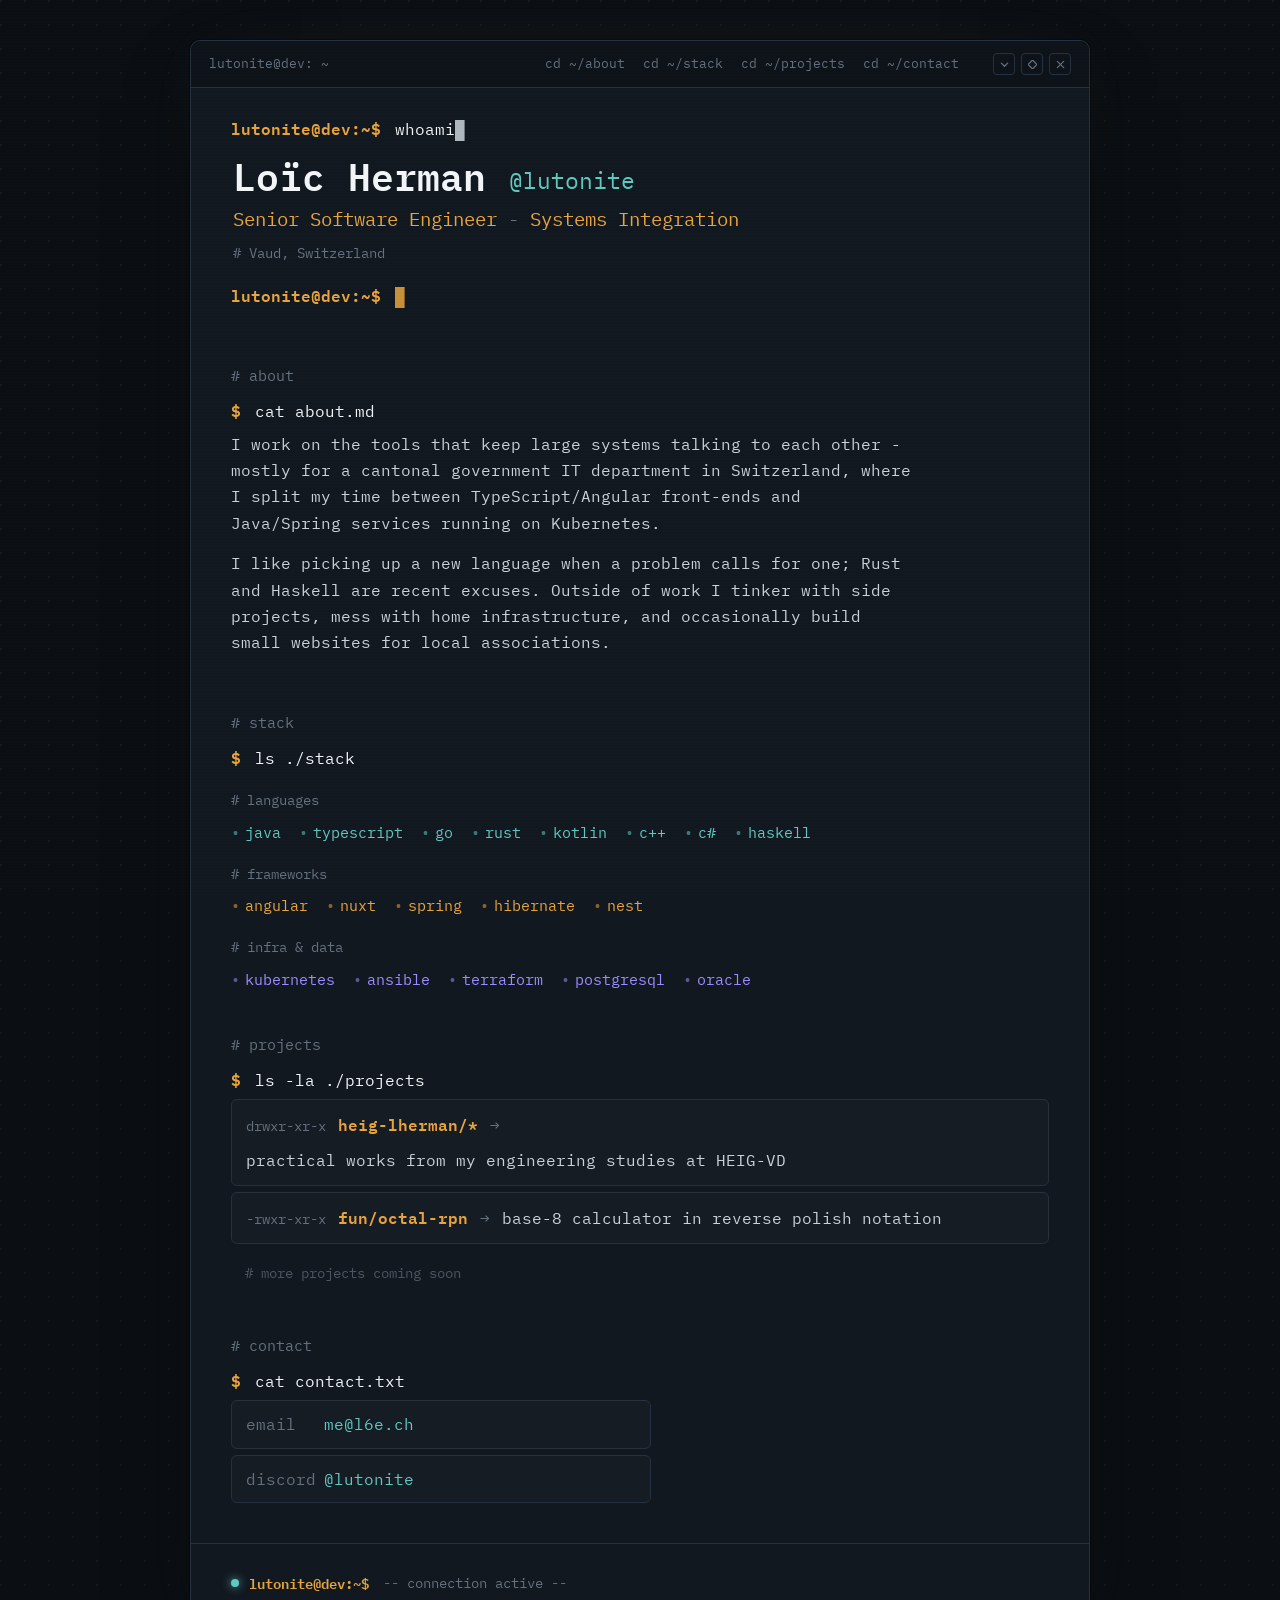
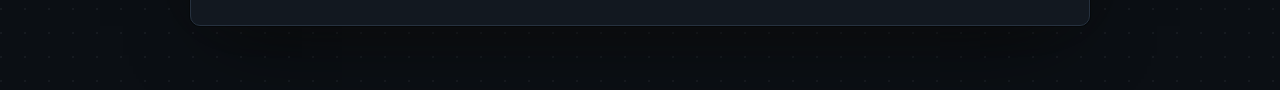
<file: index.html>
<!DOCTYPE html>
<html lang="en">
<head>
	<meta charset="UTF-8">
	<meta name="viewport" content="width=device-width, initial-scale=1.0">
	<title>Loïc Herman (@lutonite) - Senior Software Engineer</title>
	<meta name="description" content="Loïc Herman - senior software engineer working on systems integration tools. Java, TypeScript, Go, Rust, Kubernetes, and more.">

	<meta property="og:title" content="Loïc Herman (@lutonite)">
	<meta property="og:description" content="Senior software engineer working on systems integration tools.">
	<meta property="og:type" content="website">
	<meta property="og:url" content="https://lutonite.dev">

	<link rel="icon" href="data:image/svg+xml,%3Csvg xmlns='http://www.w3.org/2000/svg' viewBox='0 0 100 100'%3E%3Crect width='100' height='100' rx='18' fill='%230b0f14'/%3E%3Ctext x='50' y='66' font-family='monospace' font-size='46' font-weight='700' fill='%23e8a33d' text-anchor='middle'%3E%3E_%3C/text%3E%3C/svg%3E">

	<link rel="preconnect" href="https://fonts.googleapis.com">
	<link rel="preconnect" href="https://fonts.gstatic.com" crossorigin>
	<link href="https://fonts.googleapis.com/css2?family=IBM+Plex+Mono:ital,wght@0,300;0,400;0,500;0,600;0,700;1,400&display=swap" rel="stylesheet">

	<link rel="stylesheet" href="assets/css/style.css">
</head>
<body>

	<div class="crt-overlay" aria-hidden="true"></div>

	<div class="window">

		<header class="chrome">
			<div class="chrome-title">lutonite@dev:&nbsp;~</div>
			<nav class="chrome-nav" aria-label="Sections">
				<a href="#about">cd ~/about</a>
				<a href="#stack">cd ~/stack</a>
				<a href="#projects">cd ~/projects</a>
				<a href="#contact">cd ~/contact</a>
			</nav>
			<div class="chrome-controls" aria-hidden="true">
				<span class="win-btn win-min">
					<svg viewBox="0 0 10 10"><polyline points="1.5,3.5 5,7 8.5,3.5"/></svg>
				</span>
				<span class="win-btn win-max">
					<svg viewBox="0 0 10 10"><rect x="1.5" y="1.5" width="7" height="7" transform="rotate(45 5 5)"/></svg>
				</span>
				<a href="https://l6e.ch/yes.html" style="border: none; text-decoration: none;" target="_blank" rel="noopener noreferrer">
					<span class="win-btn win-close">
						<svg viewBox="0 0 10 10"><line x1="1.5" y1="1.5" x2="8.5" y2="8.5"/><line x1="8.5" y1="1.5" x2="1.5" y2="8.5"/></svg>
					</span>
				</a>
			</div>
		</header>

		<main class="term-body">

			<section class="hero" id="hero" aria-label="Introduction">
				<p class="line">
					<span class="prompt">lutonite@dev:~$</span>
					<span class="cmd" id="hero-cmd"></span><span class="caret" id="hero-caret">&#9608;</span>
				</p>
				<div class="hero-output" id="hero-output">
					<p class="out-name">Loïc Herman <span class="handle">@lutonite</span></p>
					<p class="out-role">Senior Software Engineer <span class="dim">-</span> Systems Integration</p>
					<p class="out-loc dim"># Vaud, Switzerland</p>
				</div>
				<p class="line hero-next">
					<span class="prompt">lutonite@dev:~$</span>
					<span class="caret caret-static">&#9608;</span>
				</p>
			</section>

			<section class="block" id="about" aria-labelledby="about-label">
				<p class="comment" id="about-label"># about</p>
				<p class="line"><span class="prompt">$</span> <span class="cmd-static">cat about.md</span></p>
				<div class="prose">
					<p>I work on the tools that keep large systems talking to each other - mostly for a cantonal government IT department in Switzerland, where I split my time between TypeScript/Angular front-ends and Java/Spring services running on Kubernetes.</p>
					<p>I like picking up a new language when a problem calls for one; Rust and Haskell are recent excuses. Outside of work I tinker with side projects, mess with home infrastructure, and occasionally build small websites for local associations.</p>
				</div>
			</section>

			<section class="block" id="stack" aria-labelledby="stack-label">
				<p class="comment" id="stack-label"># stack</p>
				<p class="line"><span class="prompt">$</span> <span class="cmd-static">ls ./stack</span></p>

				<div class="listing">
					<p class="comment sub"># languages</p>
					<ul class="tokens tokens-lang">
						<li>java</li><li>typescript</li><li>go</li><li>rust</li><li>kotlin</li><li>c++</li><li>c#</li><li>haskell</li>
					</ul>

					<p class="comment sub"># frameworks</p>
					<ul class="tokens tokens-fw">
						<li>angular</li><li>nuxt</li><li>spring</li><li>hibernate</li><li>nest</li>
					</ul>

					<p class="comment sub"># infra &amp; data</p>
					<ul class="tokens tokens-infra">
						<li>kubernetes</li><li>ansible</li><li>terraform</li><li>postgresql</li><li>oracle</li>
					</ul>
				</div>
			</section>

			<section class="block" id="projects" aria-labelledby="projects-label">
				<p class="comment" id="projects-label"># projects</p>
				<p class="line"><span class="prompt">$</span> <span class="cmd-static">ls -la ./projects</span></p>

				<div class="listing">
					<a class="project-row" href="https://github.com/heig-lherman" target="_blank" rel="noopener noreferrer">
						<span class="perms">drwxr-xr-x</span>
						<span class="proj-name">heig-lherman/*</span>
						<span class="arrow">&rarr;</span>
						<span class="proj-desc">practical works from my engineering studies at HEIG-VD</span>
					</a>
					<a class="project-row" href="https://lutonite.dev/fun/octal-rpn" target="_blank" rel="noopener noreferrer">
						<span class="perms">-rwxr-xr-x</span>
						<span class="proj-name">fun/octal-rpn</span>
						<span class="arrow">&rarr;</span>
						<span class="proj-desc">base-8 calculator in reverse polish notation</span>
					</a>
					<p class="comment sub project-more"># more projects coming soon</p>
				</div>
			</section>

			<section class="block" id="contact" aria-labelledby="contact-label">
				<p class="comment" id="contact-label"># contact</p>
				<p class="line"><span class="prompt">$</span> <span class="cmd-static">cat contact.txt</span></p>

				<div class="listing contact-listing">
					<button class="contact-row" type="button" data-copy="me@l6e.ch">
						<span class="key">email</span>
						<span class="val">me@l6e.ch</span>
						<span class="copy-hint" aria-hidden="true">copy</span>
					</button>
					<button class="contact-row" type="button" data-copy="@lutonite">
						<span class="key">discord</span>
						<span class="val">@lutonite</span>
						<span class="copy-hint" aria-hidden="true">copy</span>
					</button>
				</div>
			</section>

		</main>

		<footer class="term-footer">
			<span class="status-dot" aria-hidden="true"></span>
			<span class="prompt">lutonite@dev:~$</span>
			<span class="dim">-- connection active --</span>
		</footer>

	</div>

	<div class="toast" id="toast" role="status" aria-live="polite"></div>

	<script src="assets/js/main.js"></script>
</body>
</html>
</file>
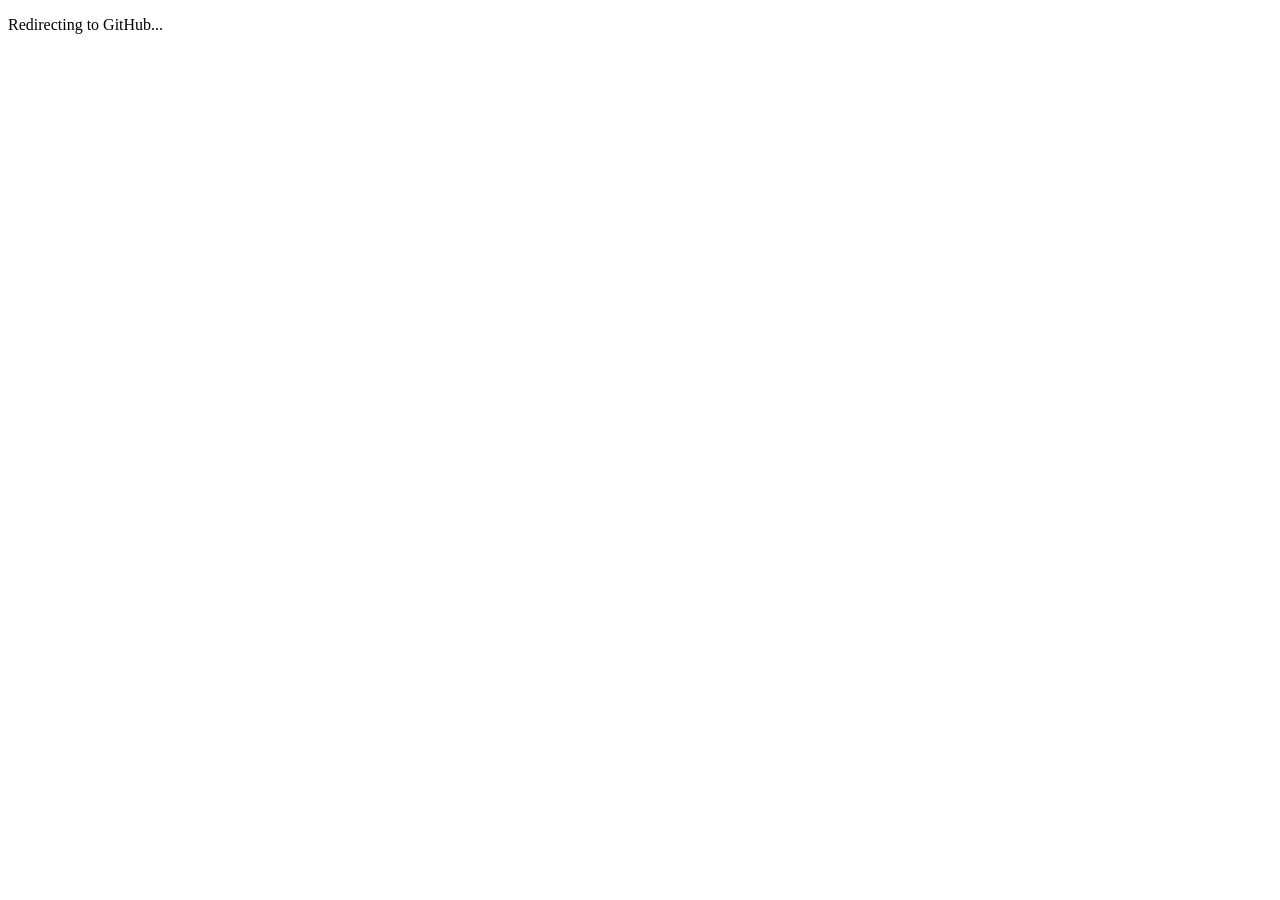
<file: gaps-cli.html>
<!DOCTYPE html>
<html lang="en">
	<head>
		<title>lutonite.dev - go package redirection</title>
		<meta name="go-import" content="lutonite.dev/gaps-cli git https://github.com/heig-lherman/gaps-cli">
		<meta name="go-source" content="lutonite.dev/gaps-cli https://github.com/heig-lherman/gaps-cli https://github.com/heig-lherman/gaps-cli/tree/master{/dir} https://github.com/heig-lherman/gaps-cli/blob/master{/dir}/{file}#L{line}">
		<meta http-equiv="refresh" content="7; url='https://github.com/heig-lherman/gaps-cli'" />
	</head>
	<body>
		<p>Redirecting to GitHub...</p>
	</body>
</html>
</file>
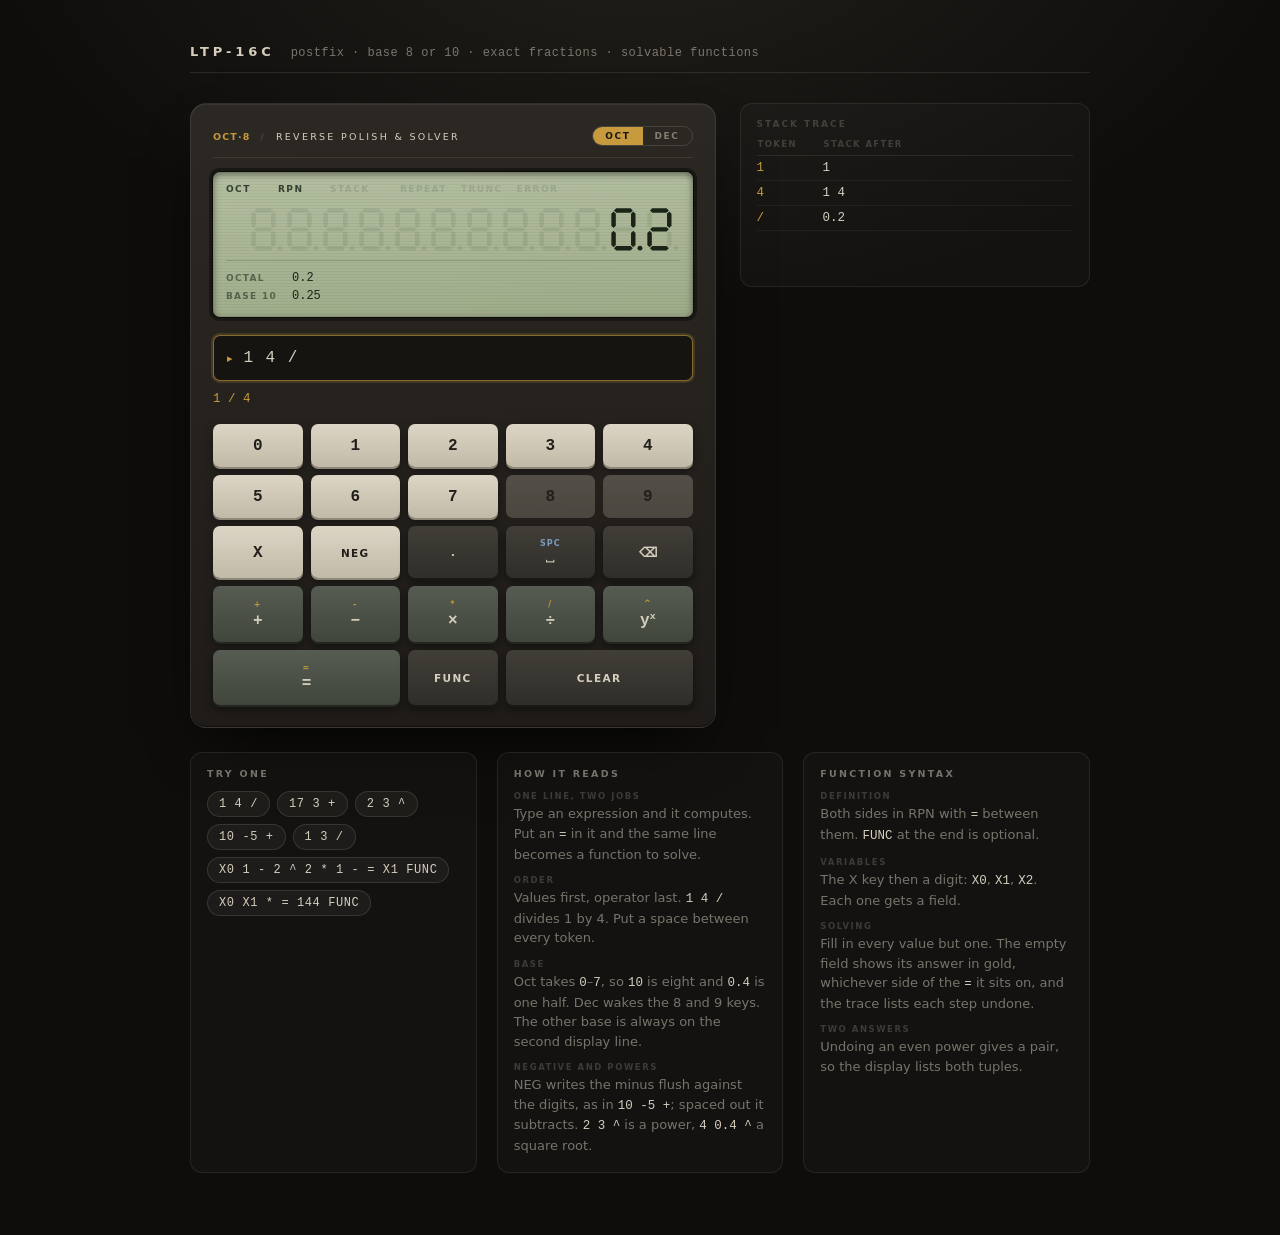
<file: fun/octal-rpn.html>
<!DOCTYPE html>
<html lang="en">
<head>
<meta charset="utf-8">
<meta name="viewport" content="width=device-width, initial-scale=1">
<title>LTP-16C - a base-8 and base-10 postfix calculator and solver</title>
<link rel="icon" type="image/svg+xml" href="data:image/svg+xml,%3Csvg%20xmlns='http://www.w3.org/2000/svg'%20viewBox='0%200%2064%2064'%3E%3Crect%20width='64'%20height='64'%20rx='14'%20fill='%23191713'/%3E%3Crect%20x='3'%20y='3'%20width='58'%20height='58'%20rx='11'%20fill='%23A9B595'/%3E%3Cg%20fill='%231B2417'%3E%3Cpolygon%20points='21.75,8.75,33.25,8.75,36.5,12,33.25,15.25,21.75,15.25,18.5,12'/%3E%3Cpolygon%20points='36.5,14.5,39.75,17.75,39.75,28.25,36.5,31.5,33.25,28.25,33.25,17.75'/%3E%3Cpolygon%20points='36.5,34.5,39.75,37.75,39.75,48.25,36.5,51.5,33.25,48.25,33.25,37.75'/%3E%3C/g%3E%3Ccircle%20cx='45.5'%20cy='51.5'%20r='3.25'%20fill='%23C79A3E'/%3E%3C/svg%3E">
<style>
  :root{
    --shell:#2C2924;
    --shell-2:#1E1B18;
    --bone:#D5CEBD;
    --bone-dim:rgba(213,206,189,.52);
    --bone-faint:rgba(213,206,189,.22);
    --seam:rgba(213,206,189,.10);
    --gold:#C79A3E;
    --blue:#7C9CBE;
    --lcd-a:#B4BFA1;
    --lcd-b:#9EAB89;
    --ink:#1B2417;
    --ink-off:rgba(27,36,23,.085);
    --ink-dim:rgba(27,36,23,.55);
    --rust:#7A3220;
    --line:18px;
    --mono:ui-monospace,"SF Mono","Cascadia Mono","Roboto Mono",Menlo,Consolas,monospace;
    --sans:"Helvetica Neue",Inter,system-ui,-apple-system,Segoe UI,sans-serif;
  }

  *{box-sizing:border-box}
  html,body{margin:0;padding:0}

  body{
    min-height:100vh;
    background:
      radial-gradient(1100px 700px at 50% -10%, #23201C 0%, #0E0D0B 62%),
      #0E0D0B;
    color:var(--bone);
    font-family:var(--sans);
    -webkit-font-smoothing:antialiased;
    padding:clamp(16px,4vw,44px) clamp(12px,4vw,32px) 64px;
  }

  .masthead{
    max-width:900px;margin:0 auto clamp(18px,3vw,30px);
    display:flex;flex-wrap:wrap;align-items:baseline;gap:6px 16px;
    border-bottom:1px solid rgba(213,206,189,.12);padding-bottom:12px;
  }
  .masthead h1{margin:0;font-size:13px;font-weight:700;letter-spacing:.30em;text-transform:uppercase}
  .masthead p{margin:0;font-family:var(--mono);font-size:12px;color:var(--bone-dim);letter-spacing:.04em}

  /* ---------- one instrument ---------- */
  .workspace{
    max-width:900px;margin:0 auto;
    display:grid;grid-template-columns:minmax(0,1.5fr) minmax(0,1fr);
    gap:24px;align-items:start;
  }
  .device{
    min-width:0;
    background:linear-gradient(178deg,var(--shell) 0%,var(--shell-2) 100%);
    border:1px solid var(--seam);
    border-radius:16px;
    padding:clamp(14px,3vw,22px);
    box-shadow:
      0 1px 0 rgba(255,255,255,.06) inset,
      0 -1px 0 rgba(0,0,0,.5) inset,
      0 28px 60px -26px #000;
  }

  .nameplate{
    display:flex;align-items:center;gap:10px;
    padding-bottom:11px;margin-bottom:14px;
    border-bottom:1px solid var(--seam);
    font-size:9.5px;letter-spacing:.24em;text-transform:uppercase;
  }
  .nameplate .mark{color:var(--gold);letter-spacing:.12em;font-weight:700}
  .nameplate .sep{color:var(--bone-faint)}

  .toggle{
    margin-left:auto;display:flex;
    border:1px solid rgba(213,206,189,.16);border-radius:999px;overflow:hidden;
  }
  .toggle button{
    appearance:none;border:0;cursor:pointer;background:transparent;
    color:var(--bone-dim);font-family:var(--sans);
    font-size:9px;font-weight:700;letter-spacing:.18em;text-transform:uppercase;
    padding:4px 12px;
  }
  .toggle button.on{background:var(--gold);color:#1A1713}
  .toggle button:focus-visible{outline:2px solid var(--gold);outline-offset:-2px}

  /* ---------- display: every band a fixed height ---------- */
  .lcd{
    position:relative;overflow:hidden;
    background:linear-gradient(178deg,var(--lcd-a),var(--lcd-b));
    border-radius:7px;
    padding:11px 13px 12px;
    box-shadow:
      0 2px 7px rgba(0,0,0,.5) inset,
      0 0 0 1px rgba(0,0,0,.55),
      0 0 0 4px #191713;
  }
  .lcd::after{
    content:"";position:absolute;inset:0;pointer-events:none;
    background:repeating-linear-gradient(180deg,rgba(27,36,23,.05) 0 1px,transparent 1px 3px);
  }

  .ann{
    display:flex;flex-wrap:nowrap;overflow:hidden;
    height:12px;align-items:center;
    gap:clamp(7px,2.2vw,14px);
    font-size:clamp(7.5px,2.1vw,9px);font-weight:700;letter-spacing:.16em;
    color:var(--ink);
  }
  .ann span{opacity:.13;white-space:nowrap;transition:opacity .1s}
  .ann span.on{opacity:.82}
  .ann span.warn.on{color:var(--rust);opacity:1}
  #ann-base,#ann-mode{min-width:38px}
  #ann-count{min-width:56px}

  .readout{display:flex;align-items:flex-end;gap:12px;height:48px;margin:9px 0 8px}
  .ctx{
    flex:0 0 auto;padding-bottom:7px;
    font-family:var(--mono);font-size:13px;letter-spacing:.06em;
    color:var(--ink-dim);white-space:nowrap;
  }
  .cells{flex:1;min-width:0;display:flex;justify-content:flex-end;align-items:flex-end;gap:2px}
  .cell{flex:1 1 0;min-width:0;max-width:34px}
  .cell svg{display:block;width:100%;height:auto}
  .cell .seg,.cell .dp{fill:var(--ink-off)}
  .cell .seg.lit,.cell .dp.lit{fill:var(--ink)}

  .notes{border-top:1px solid rgba(27,36,23,.18);padding-top:8px}
  .note{
    display:flex;gap:10px;align-items:baseline;
    height:var(--line);font-family:var(--mono);font-size:12px;color:var(--ink);
  }
  .note b{
    flex:0 0 56px;font-weight:700;font-size:9px;letter-spacing:.14em;
    text-transform:uppercase;color:var(--ink-dim);font-family:var(--sans);
  }
  .note span{
    flex:1;min-width:0;line-height:var(--line);
    white-space:nowrap;overflow:hidden;text-overflow:ellipsis;
  }
  .note.fault span{color:var(--rust);font-weight:700}

  /* ---------- the one entry line ---------- */
  .entry{margin:18px 0 0}
  .slot{
    display:flex;align-items:center;gap:9px;
    background:#161411;border:1px solid rgba(0,0,0,.6);
    border-radius:7px;padding:12px 13px;
    box-shadow:0 1px 0 rgba(255,255,255,.05);
  }
  .slot::before{content:"\25B8";color:var(--gold);font-size:11px}
  .slot:focus-within{border-color:rgba(199,154,62,.65);box-shadow:0 0 0 2px rgba(199,154,62,.18)}
  .slot input{
    flex:1;min-width:0;border:0;background:transparent;outline:none;
    color:var(--bone);font-family:var(--mono);font-size:16px;letter-spacing:.09em;
    caret-color:var(--gold);
  }
  .slot input::placeholder{color:rgba(213,206,189,.28);letter-spacing:.06em}

  .reads{
    margin:9px 0 0;height:var(--line);line-height:var(--line);
    font-family:var(--mono);font-size:12.5px;color:var(--gold);
    white-space:nowrap;overflow:hidden;text-overflow:ellipsis;
  }

  /* ---------- decks ---------- */
  .decks{
    margin-top:16px;
  }
  @media(max-width:760px){
    .workspace{grid-template-columns:minmax(0,1fr)}
  }

  .keypad{display:grid;grid-template-columns:repeat(5,1fr);gap:8px;align-content:start}
  .key{
    appearance:none;border:0;cursor:pointer;
    border-radius:7px;padding:13px 3px 12px;
    font-family:var(--mono);font-size:16px;font-weight:600;
    background:linear-gradient(180deg,#DCD5C5,#C2BAA8);
    color:#221F1B;
    box-shadow:0 2px 0 #8F8878,0 4px 8px rgba(0,0,0,.4);
    transition:transform .05s,box-shadow .05s,opacity .12s;
  }
  .key:not([disabled]):active{transform:translateY(2px);box-shadow:0 0 0 #8F8878,0 2px 5px rgba(0,0,0,.4)}
  .key:focus-visible{outline:2px solid var(--gold);outline-offset:2px}
  .key.op{
    background:linear-gradient(180deg,#565C51,#41463C);color:var(--bone);
    box-shadow:0 2px 0 #24271F,0 4px 8px rgba(0,0,0,.45);
  }
  .key.op:not([disabled]):active{box-shadow:0 0 0 #24271F,0 2px 5px rgba(0,0,0,.45)}
  .key.util{
    background:linear-gradient(180deg,#413E38,#302E29);color:var(--bone);
    font-size:13px;box-shadow:0 2px 0 #1B1916,0 4px 8px rgba(0,0,0,.45);
  }
  .key.util:not([disabled]):active{box-shadow:0 0 0 #1B1916,0 2px 5px rgba(0,0,0,.45)}
  .key[disabled]{cursor:default;opacity:.26;box-shadow:0 1px 0 rgba(0,0,0,.35)}
  .key .tag{
    display:block;font-family:var(--sans);font-size:8px;font-weight:700;
    letter-spacing:.14em;color:var(--gold);margin-bottom:3px;
  }
  .key.util .tag{color:var(--blue)}
  .key.name{font-family:var(--sans);font-size:10.5px;font-weight:700;letter-spacing:.13em;text-transform:uppercase}
  .key sup{font-size:.62em}
  .key.span2{grid-column:span 2}

  /* ---------- panel ---------- */
  .panel{
    display:flex;flex-direction:column;min-height:0;
    background:rgba(255,255,255,.022);
    border:1px solid var(--seam);
    border-radius:12px;padding:15px 16px 16px;
  }
  @media(max-width:760px){ .panel{min-height:360px} }
  .panel h2{
    margin:0 0 9px;font-size:9px;font-weight:700;
    letter-spacing:.22em;text-transform:uppercase;color:var(--bone-faint);
  }
  .values{margin-bottom:14px;padding-bottom:13px;border-bottom:1px solid var(--seam)}
  .values[hidden]{display:none}
  .vars{display:grid;grid-template-columns:repeat(auto-fit,minmax(118px,1fr));gap:10px}
  .var span{
    display:block;font-family:var(--mono);font-size:11px;letter-spacing:.12em;
    color:var(--bone-dim);margin-bottom:5px;
  }
  .var input{
    width:100%;border:1px solid rgba(0,0,0,.6);border-radius:7px;
    background:#161411;padding:9px 11px;outline:none;
    color:var(--bone);font-family:var(--mono);font-size:15px;letter-spacing:.08em;
    caret-color:var(--gold);
  }
  .var input::placeholder{color:rgba(213,206,189,.22)}
  .var input:focus{border-color:rgba(199,154,62,.65);box-shadow:0 0 0 2px rgba(199,154,62,.18)}
  .var.solved input{border-color:rgba(199,154,62,.3)}
  .var.solved input::placeholder{color:var(--gold);opacity:1}

  .tape{flex:1;display:flex;flex-direction:column;min-height:0}
  .tape-body{
    flex:1;min-height:132px;overflow-y:auto;
    scrollbar-width:thin;scrollbar-color:rgba(213,206,189,.2) transparent;
  }
  .trace{width:100%;border-collapse:collapse;font-family:var(--mono);font-size:12.5px}
  .trace th{
    text-align:left;font-family:var(--sans);font-size:8.5px;font-weight:700;
    letter-spacing:.16em;text-transform:uppercase;color:var(--bone-faint);
    padding-bottom:6px;border-bottom:1px solid var(--seam);
    position:sticky;top:0;
  }
  .trace td{padding:5px 0;border-bottom:1px solid rgba(213,206,189,.06);vertical-align:top}
  .trace td:first-child{width:66px;color:var(--gold);white-space:nowrap;padding-right:10px}
  .trace td:last-child{color:var(--bone);word-break:break-all}
  .trace tr.bad td:first-child{color:#C86B4E}
  .trace tr.pend td,.trace tr.head td{color:var(--bone-faint)}
  .empty{font-family:var(--mono);font-size:12px;color:var(--bone-faint);margin:0}

  /* ---------- cards ---------- */
  .cards{
    max-width:900px;margin:24px auto 0;
    display:grid;grid-template-columns:repeat(auto-fit,minmax(252px,1fr));gap:20px;
  }
  .card{
    background:rgba(255,255,255,.022);
    border:1px solid var(--seam);
    border-radius:12px;padding:15px 16px 16px;
  }
  .card h2{
    margin:0 0 12px;font-size:9.5px;font-weight:700;
    letter-spacing:.24em;text-transform:uppercase;color:var(--bone-dim);
  }
  .chips{display:flex;flex-wrap:wrap;gap:7px}
  .chip{
    appearance:none;cursor:pointer;
    font-family:var(--mono);font-size:12px;letter-spacing:.05em;
    color:var(--bone);background:rgba(213,206,189,.06);
    border:1px solid rgba(213,206,189,.14);border-radius:999px;padding:5px 11px;
  }
  .chip:hover{border-color:rgba(199,154,62,.6);color:#EFE7D4}
  .chip:focus-visible{outline:2px solid var(--gold);outline-offset:2px}
  .rules{margin:0;display:grid;gap:11px}
  .rules div{display:grid;gap:3px}
  .rules dt{font-size:8.5px;font-weight:700;letter-spacing:.18em;text-transform:uppercase;color:var(--bone-faint)}
  .rules dd{margin:0;font-size:13px;line-height:1.5;color:var(--bone-dim)}
  .rules code{font-family:var(--mono);color:var(--bone);font-size:12.5px}

  .sr{position:absolute;width:1px;height:1px;overflow:hidden;clip:rect(0 0 0 0);white-space:nowrap}

  @media(prefers-reduced-motion:reduce){*{transition:none!important;animation:none!important}}
</style>
</head>
<body>

<header class="masthead">
  <h1>LTP-16C</h1>
  <p>postfix &middot; base 8 or 10 &middot; exact fractions &middot; solvable functions</p>
</header>

<div class="workspace">
<main class="device" aria-label="RPN calculator and function solver">

  <div class="nameplate">
    <span class="mark">OCT&middot;8</span>
    <span class="sep">/</span>
    <span>Reverse Polish &amp; Solver</span>
    <div class="toggle" id="base-toggle" role="group" aria-label="Number base">
      <button type="button" class="on" data-base="8">Oct</button>
      <button type="button" data-base="10">Dec</button>
    </div>
  </div>

  <div class="lcd">
    <div class="ann" aria-hidden="true">
      <span id="ann-base" class="on">OCT</span>
      <span id="ann-mode" class="on">RPN</span>
      <span id="ann-count">STACK</span>
      <span id="ann-rep">REPEAT</span>
      <span id="ann-trunc">TRUNC</span>
      <span id="ann-err" class="warn">ERROR</span>
    </div>

    <div class="readout">
      <span class="ctx" id="ctx" aria-hidden="true"></span>
      <div class="cells" id="cells" aria-hidden="true"></div>
    </div>

    <div class="notes">
      <p class="sr" id="spoken" aria-live="polite"></p>
      <div class="note" id="note-a"><b>Octal</b><span>0</span></div>
      <div class="note" id="note-b"><b>Base 10</b><span>0</span></div>
    </div>
  </div>

  <div class="entry">
    <span class="slot">
      <input id="entry" type="text" inputmode="text" autocomplete="off"
             autocapitalize="characters" spellcheck="false"
             placeholder="1 4 /   or   X0 1 - 2 ^ 2 * 1 - = X1 FUNC"
             aria-label="Expression or function definition">
    </span>
    <p class="reads" id="reads"></p>
  </div>

  <div class="decks">

    <div class="keypad" id="keypad">
      <button class="key" data-ins="0">0</button>
      <button class="key" data-ins="1">1</button>
      <button class="key" data-ins="2">2</button>
      <button class="key" data-ins="3">3</button>
      <button class="key" data-ins="4">4</button>
      <button class="key" data-ins="5">5</button>
      <button class="key" data-ins="6">6</button>
      <button class="key" data-ins="7">7</button>
      <button class="key" data-ins="8" data-dec>8</button>
      <button class="key" data-ins="9" data-dec>9</button>
      <button class="key" data-ins="X" data-main aria-label="Variable">X</button>
      <button class="key name" data-act="neg" aria-label="Change the sign of this value">NEG</button>
      <button class="key util" data-ins=".">.</button>
      <button class="key util" data-ins=" " data-main aria-label="Space"><span class="tag">SPC</span>&#9141;</button>
      <button class="key util" data-act="back" aria-label="Delete one character">&#9003;</button>
      <button class="key op" data-ins="+" data-main aria-label="Add"><span class="tag">+</span>&plus;</button>
      <button class="key op" data-ins="-" data-main aria-label="Subtract"><span class="tag">-</span>&minus;</button>
      <button class="key op" data-ins="*" data-main aria-label="Multiply"><span class="tag">*</span>&times;</button>
      <button class="key op" data-ins="/" data-main aria-label="Divide"><span class="tag">/</span>&divide;</button>
      <button class="key op" data-ins="^" data-main aria-label="Raise to a power"><span class="tag">^</span>y<sup>x</sup></button>
      <button class="key op span2" data-ins="=" data-main aria-label="Make this a function"><span class="tag">=</span>&equals;</button>
      <button class="key util name" data-ins="FUNC" data-main>Func</button>
      <button class="key util name span2" data-act="clear">Clear</button>
    </div>

  </div>
</main>

<section class="panel" aria-label="Working">
  <div class="values" id="values" hidden>
    <h2>Values</h2>
    <div class="vars" id="vars"></div>
  </div>
  <div class="tape">
    <h2 id="tape-title">Stack trace</h2>
    <div class="tape-body" id="trace-wrap">
      <p class="empty">Type an expression to watch the stack build.</p>
    </div>
  </div>
</section>
</div>

<div class="cards">
  <section class="card">
    <h2>Try one</h2>
    <div class="chips" id="chips">
      <button class="chip">1 4 /</button>
      <button class="chip">17 3 +</button>
      <button class="chip">2 3 ^</button>
      <button class="chip">10 -5 +</button>
      <button class="chip">1 3 /</button>
      <button class="chip">X0 1 - 2 ^ 2 * 1 - = X1 FUNC</button>
      <button class="chip">X0 X1 * = 144 FUNC</button>
    </div>
  </section>

  <section class="card">
    <h2>How it reads</h2>
    <dl class="rules">
      <div>
        <dt>One line, two jobs</dt>
        <dd>Type an expression and it computes. Put an <code>=</code> in it and the same line becomes a function to solve.</dd>
      </div>
      <div>
        <dt>Order</dt>
        <dd>Values first, operator last. <code>1 4 /</code> divides 1 by 4. Put a space between every token.</dd>
      </div>
      <div>
        <dt>Base</dt>
        <dd>Oct takes <code>0</code>&ndash;<code>7</code>, so <code>10</code> is eight and <code>0.4</code> is one half. Dec wakes the 8 and 9 keys. The other base is always on the second display line.</dd>
      </div>
      <div>
        <dt>Negative and powers</dt>
        <dd>NEG writes the minus flush against the digits, as in <code>10 -5 +</code>; spaced out it subtracts. <code>2 3 ^</code> is a power, <code>4 0.4 ^</code> a square root.</dd>
      </div>
    </dl>
  </section>

  <section class="card">
    <h2>Function syntax</h2>
    <dl class="rules">
      <div>
        <dt>Definition</dt>
        <dd>Both sides in RPN with <code>=</code> between them. <code>FUNC</code> at the end is optional.</dd>
      </div>
      <div>
        <dt>Variables</dt>
        <dd>The X key then a digit: <code>X0</code>, <code>X1</code>, <code>X2</code>. Each one gets a field.</dd>
      </div>
      <div>
        <dt>Solving</dt>
        <dd>Fill in every value but one. The empty field shows its answer in gold, whichever side of the <code>=</code> it sits on, and the trace lists each step undone.</dd>
      </div>
      <div>
        <dt>Two answers</dt>
        <dd>Undoing an even power gives a pair, so the display lists both tuples.</dd>
      </div>
    </dl>
  </section>
</div>

<script>
/* ============================================================
   CORE - exact rational arithmetic
   ============================================================ */

class CalcError extends Error {}

function bgcd(a, b){ while (b) { const t = a % b; a = b; b = t; } return a < 0n ? -a : a; }

function rat(n, d){
  if (d === 0n) throw new CalcError("Can't divide by zero");
  if (d < 0n) { n = -n; d = -d; }
  const g = bgcd(n < 0n ? -n : n, d) || 1n;
  return { n: n / g, d: d / g };
}

const R = {
  add: (a, b) => rat(a.n * b.d + b.n * a.d, a.d * b.d),
  sub: (a, b) => rat(a.n * b.d - b.n * a.d, a.d * b.d),
  mul: (a, b) => rat(a.n * b.n, a.d * b.d),
  div: (a, b) => {
    if (b.n === 0n) throw new CalcError("Can't divide by zero");
    return rat(a.n * b.d, a.d * b.n);
  }
};

/* ---------- powers and exact roots ---------- */

const BITS = 20000;   // keeps a runaway exponent from locking the page up

function bits(n){ return (n < 0n ? -n : n).toString(2).length; }

function ipow(a, p){
  if (p < 0n) {
    if (a.n === 0n) throw new CalcError("Can't raise zero to a negative power");
    return ipow(rat(a.d, a.n), -p);
  }
  if (p > 10000n || (bits(a.n) + bits(a.d)) * Number(p) > BITS)
    throw new CalcError('That power is too big to work out exactly');
  return rat(a.n ** p, a.d ** p);
}

/* Whole part of the k-th root of a non-negative BigInt. */
function iroot(n, k){
  if (n < 2n) return n;
  let hi = 2n;
  while (hi ** k <= n) hi <<= 1n;
  let lo = hi >> 1n;
  while (lo < hi) {
    const mid = (lo + hi + 1n) >> 1n;
    if (mid ** k <= n) lo = mid; else hi = mid - 1n;
  }
  return lo;
}

/* Exact k-th root of a rational, or a fault. Principal root only. */
function nthRoot(v, k){
  if (k < 1n) throw new CalcError('That root is not something this can undo');
  if (k > 4096n) throw new CalcError('That root is too fine to work out exactly');
  const neg = v.n < 0n;
  if (neg && k % 2n === 0n) throw new CalcError('No even root of a negative value');
  const n = neg ? -v.n : v.n;
  const rn = iroot(n, k), rd = iroot(v.d, k);
  if (rn ** k !== n || rd ** k !== v.d) throw new CalcError('That root has no exact value');
  return rat(neg ? -rn : rn, rd);
}

function ratPow(a, b){
  if (b.d === 1n) return ipow(a, b.n);
  return nthRoot(ipow(a, b.n), b.d);   // a^(p/q) = the q-th root of a^p
}

const OPS = new Map([
  ['+', R.add], ['-', R.sub], ['*', R.mul], ['/', R.div], ['^', ratPow]
]);

/* ---------- reading numbers in a chosen base ---------- */

const RE_CACHE = new Map();
function numRe(base){
  const key = String(base);
  if (!RE_CACHE.has(key)) {
    const d = '0-' + (base - 1n);
    RE_CACHE.set(key, new RegExp('^[+-]?(?:[' + d + ']+(?:\\.[' + d + ']*)?|\\.[' + d + ']+)$'));
  }
  return RE_CACHE.get(key);
}

function digitsToBig(s, base){
  let v = 0n;
  for (const c of s) v = v * base + BigInt(c);
  return v;
}

function parseNum(tok, base){
  let s = tok, sign = 1n;
  if (s[0] === '+') s = s.slice(1);
  else if (s[0] === '-') { sign = -1n; s = s.slice(1); }
  const dot = s.indexOf('.');
  const ip = dot === -1 ? s : s.slice(0, dot);
  const fp = dot === -1 ? '' : s.slice(dot + 1);
  const den = base ** BigInt(fp.length);
  const num = digitsToBig(ip || '0', base) * den + digitsToBig(fp || '0', base);
  return rat(sign * num, den);
}

const VAR_RE = /^X\d+$/i;

function badToken(tok, base){
  if (base === 8n && /[89]/.test(tok)) return '8 and 9 are not octal digits: ' + tok;
  if (/^[+\-*/^]/.test(tok) && tok.length > 1) return 'Put a space around each operator: ' + tok;
  if (/^X/i.test(tok)) return 'Not a variable name: ' + tok + ' \u2014 use X and a number';
  return 'Not a value or an operator: ' + tok;
}

/* ---------- writing numbers out ---------- */

function expand(r, base, maxDigits){
  const neg = r.n < 0n;
  const n = neg ? -r.n : r.n, d = r.d;
  const ip = (n / d).toString(Number(base));
  let rem = n % d;
  const digits = [], seen = new Map();
  let cycle = -1, truncated = false;
  while (rem !== 0n) {
    if (seen.has(rem)) { cycle = seen.get(rem); break; }
    if (digits.length >= maxDigits) { truncated = true; break; }
    seen.set(rem, digits.length);
    rem *= base;
    digits.push((rem / d).toString(Number(base)));
    rem %= d;
  }
  return { neg, ip, digits, cycle, truncated };
}

/* Exact notation: 0.(25) repeats forever, 0.1234… was cut short. */
function notate(e){
  const out = (e.neg ? '-' : '') + e.ip;
  if (!e.digits.length) return out;
  if (e.cycle >= 0)
    return out + '.' + e.digits.slice(0, e.cycle).join('') + '(' + e.digits.slice(e.cycle).join('') + ')';
  return out + '.' + e.digits.join('') + (e.truncated ? '\u2026' : '');
}

/* Flat digit run for the seven-segment display. A repeating tail is rolled
   out to `fill` digits, the way a real readout would just keep going. */
function plain(e, fill){
  let frac = e.digits.join('');
  if (fill && e.cycle >= 0) {
    const loop = frac.slice(e.cycle);
    while (frac.length < fill) frac += loop;
    frac = frac.slice(0, fill);
  }
  return (e.neg ? '-' : '') + e.ip + (frac ? '.' + frac : '');
}

const show = (r, base, digits) => notate(expand(r, base, digits || 12));

/* ============================================================
   EXPRESSIONS - a stack machine that keeps both the running
   value and the tree that produced it
   ============================================================ */

function evaluate(src, base){
  const tokens = src.trim().split(/\s+/).filter(Boolean);
  const stack = [];
  const steps = [];
  for (let i = 0; i < tokens.length; i++) {
    const tok = tokens[i];
    const last = i === tokens.length - 1;
    try {
      if (OPS.has(tok)) {
        /* A trailing sign with nothing to work on isn't subtraction gone
           wrong - it's a value being keyed in. Hold, don't fault. */
        if (stack.length < 2 && last && (tok === '-' || tok === '+')) {
          steps.push({ tok, pending: true });
          return { stack, steps, error: null, pending: 'Sign set. Key in the digits.' };
        }
        if (stack.length < 2)
          throw new CalcError(tok + ' needs two values, found ' + stack.length);
        const b = stack.pop(), a = stack.pop();
        stack.push({
          v: OPS.get(tok)(a.v, b.v),
          node: { k: 'op', op: tok, a: a.node, b: b.node }
        });
      } else if (numRe(base).test(tok)) {
        const v = parseNum(tok, base);
        stack.push({ v, node: { k: 'num', v } });
      } else if (VAR_RE.test(tok)) {
        throw new CalcError(tok.toUpperCase() + ' needs an = to be solved for');
      } else {
        throw new CalcError(badToken(tok, base));
      }
    } catch (err) {
      if (!(err instanceof CalcError)) throw err;
      steps.push({ tok, bad: true });
      return { stack, steps, error: err.message };
    }
    steps.push({ tok, stack: stack.map(e => e.v) });
  }
  return { stack, steps, error: null };
}

/* ============================================================
   FUNCTIONS - the same tokens, built into a tree so it can be
   walked backwards as well as forwards
   ============================================================ */

function splitDefinition(src){
  let toks = src.trim().split(/\s+/).filter(Boolean);
  if (!toks.length) throw new CalcError('');
  if (toks[toks.length - 1].toUpperCase() === 'FUNC') toks = toks.slice(0, -1);
  const at = toks.indexOf('=');
  if (at === -1) throw new CalcError('Put spaces around the =');
  if (toks.lastIndexOf('=') !== at) throw new CalcError('Only one = per definition');
  return { left: toks.slice(0, at), right: toks.slice(at + 1) };
}

function buildAst(tokens, base, side){
  const st = [];
  for (const tok of tokens) {
    if (OPS.has(tok)) {
      if (st.length < 2) throw new CalcError(side + ' side: ' + tok + ' needs two values');
      const b = st.pop(), a = st.pop();
      st.push({ k: 'op', op: tok, a, b });
    } else if (VAR_RE.test(tok)) {
      st.push({ k: 'var', name: tok.toUpperCase() });
    } else if (numRe(base).test(tok)) {
      st.push({ k: 'num', v: parseNum(tok, base) });
    } else {
      throw new CalcError(side + ' side: ' + badToken(tok, base));
    }
  }
  if (!st.length) throw new CalcError(side + ' side is empty');
  if (st.length > 1) throw new CalcError(side + ' side leaves ' + st.length + ' values unused');
  return st[0];
}

function collectVars(node, into){
  if (node.k === 'var') into.add(node.name);
  else if (node.k === 'op') { collectVars(node.a, into); collectVars(node.b, into); }
  return into;
}

function countVar(node, name){
  if (node.k === 'var') return node.name === name ? 1 : 0;
  if (node.k === 'op') return countVar(node.a, name) + countVar(node.b, name);
  return 0;
}

function evalNode(node, env){
  if (node.k === 'num') return node.v;
  if (node.k === 'var') {
    const v = env.get(node.name);
    if (!v) throw new CalcError(node.name + ' has no value');
    return v;
  }
  return OPS.get(node.op)(evalNode(node.a, env), evalNode(node.b, env));
}

/* Post-order walk that records the stack the way the expression machine
   would build it, so a function traces like an expression does. */
function traceEval(node, env, base, steps, stack){
  if (node.k !== 'op') {
    const v = node.k === 'num' ? node.v : env.get(node.name);
    if (!v) throw new CalcError(node.name + ' has no value');
    stack.push(v);
    steps.push({ tok: node.k === 'num' ? show(node.v, base, 8) : node.name, stack: stack.slice() });
    return;
  }
  traceEval(node.a, env, base, steps, stack);
  traceEval(node.b, env, base, steps, stack);
  const b = stack.pop(), a = stack.pop();
  stack.push(OPS.get(node.op)(a, b));
  steps.push({ tok: node.op, stack: stack.slice() });
}

/* One operation undone. Even roots give two answers, so this returns a list. */
function undo(op, target, known, inLeft){
  switch (op) {
    case '+': return [R.sub(target, known)];
    case '-': return [inLeft ? R.add(target, known) : R.sub(known, target)];
    case '*':
      if (known.n === 0n) throw new CalcError("Can't undo a multiply by zero");
      return [R.div(target, known)];
    case '/':
      if (!inLeft && target.n === 0n) throw new CalcError("Can't undo a divide into zero");
      return [inLeft ? R.mul(target, known) : R.div(known, target)];
    case '^': {
      if (!inLeft) throw new CalcError("Can't solve for a value in the exponent");
      if (known.n === 0n) throw new CalcError("Can't undo a zeroth power");
      if (known.d !== 1n) return [ratPow(target, rat(known.d, known.n))];
      let v = target, k = known.n;
      if (k < 0n) {
        if (v.n === 0n) throw new CalcError("Can't undo a negative power of zero");
        v = rat(v.d, v.n); k = -k;
      }
      const root = nthRoot(v, k);
      return k % 2n === 0n ? [root, rat(-root.n, root.d)] : [root];
    }
  }
  throw new CalcError("Can't undo " + op);
}

/* Walk the one path down to the unknown, peeling off an operation each
   step and carrying every value that still fits. */
function solveFor(name, root, target, env, base, trace){
  let node = root;
  let targets = [target];
  while (node.k === 'op') {
    const inLeft = countVar(node.a, name) > 0;
    const known = evalNode(inLeft ? node.b : node.a, env);
    const next = [];
    const seen = new Set();
    for (const t of targets)
      for (const v of undo(node.op, t, known, inLeft)) {
        const key = v.n + '/' + v.d;
        if (seen.has(key)) continue;
        seen.add(key);
        next.push(v);
      }
    if (trace) trace.push({
      label: inLeft
        ? '_ ' + node.op + ' ' + show(known, base, 6)
        : show(known, base, 6) + ' ' + node.op + ' _',
      values: next
    });
    targets = next;
    node = inLeft ? node.a : node.b;
  }
  if (node.k !== 'var' || node.name !== name) throw new CalcError('Nothing to solve for');
  return targets;
}

/* ---------- infix read-back ---------- */

const PREC = { '+': 1, '-': 1, '*': 2, '/': 2, '^': 3 };
const precOf = n => (n.k === 'op' ? PREC[n.op] : 9);

function toInfix(node, base){
  if (node.k === 'var') return node.name;
  if (node.k === 'num') return show(node.v, base, 8);
  const p = PREC[node.op];
  const right = node.op === '^';
  return side(node.a, right ? p + 1 : p, base) + ' ' + node.op + ' '
       + side(node.b, right ? p : (node.op === '+' || node.op === '*' ? p : p + 1), base);
}

function side(node, min, base){
  const s = toInfix(node, base);
  const bare = node.k === 'num' && node.v.n < 0n;
  return (precOf(node) < min || bare) ? '(' + s + ')' : s;
}

/* ============================================================
   UI
   ============================================================ */
if (typeof document !== 'undefined') {

const SEG = {
  a:'14,3 46,3 51,8 46,13 14,13 9,8',
  b:'52,10 57,15 57,42 52,47 47,42 47,15',
  c:'52,53 57,58 57,85 52,90 47,85 47,58',
  d:'14,87 46,87 51,92 46,97 14,97 9,92',
  e:'8,53 13,58 13,85 8,90 3,85 3,58',
  f:'8,10 13,15 13,42 8,47 3,42 3,15',
  g:'14,45 46,45 51,50 46,55 14,55 9,50'
};
/* 8 and 9 are wired but unreachable in base 8 - nothing can key them in. */
const MASK = {
  '0':'abcdef', '1':'bc', '2':'abdeg', '3':'abcdg',
  '4':'bcfg', '5':'acdfg', '6':'acdefg', '7':'abc',
  '8':'abcdefg', '9':'abcdfg',
  '-':'g', ' ':''
};
const CELLS = 12;

const cellBox  = document.getElementById('cells');
const ctxLabel = document.getElementById('ctx');
const noteA    = document.querySelector('#note-a span');
const noteB    = document.querySelector('#note-b span');
const labelA   = document.querySelector('#note-a b');
const labelB   = document.querySelector('#note-b b');
const spoken   = document.getElementById('spoken');
const traceWrap = document.getElementById('trace-wrap');
const tapeTitle = document.getElementById('tape-title');
const valuesBox = document.getElementById('values');
const varsBox   = document.getElementById('vars');
const readsOut  = document.getElementById('reads');
const entry     = document.getElementById('entry');
const keypad    = document.getElementById('keypad');
const ann = {
  base:  document.getElementById('ann-base'),
  mode:  document.getElementById('ann-mode'),
  count: document.getElementById('ann-count'),
  rep:   document.getElementById('ann-rep'),
  trunc: document.getElementById('ann-trunc'),
  err:   document.getElementById('ann-err')
};

let base = 8n;
let target = entry;                 // which field the keypad types into
const entered = new Map();          // variable name -> what the user typed
let fieldKey = '';

const otherBase  = () => (base === 8n ? 10n : 8n);
const baseName   = () => (base === 8n ? 'Octal' : 'Decimal');
const otherName  = () => (base === 8n ? 'Base 10' : 'Base 8');

function esc(s){
  return String(s).replace(/[&<>"]/g, c => ({ '&':'&amp;', '<':'&lt;', '>':'&gt;', '"':'&quot;' }[c]));
}

/* ---------- seven-segment readout ---------- */

function makeCell(ch, dot){
  const lit = MASK[ch] || '';
  const svg = ['<svg viewBox="0 0 76 100" xmlns="http://www.w3.org/2000/svg">'];
  for (const key of 'abcdefg')
    svg.push('<polygon class="seg' + (lit.includes(key) ? ' lit' : '') + '" points="' + SEG[key] + '"/>');
  svg.push('<circle class="dp' + (dot ? ' lit' : '') + '" cx="67" cy="92" r="5.5"/></svg>');
  const cell = document.createElement('div');
  cell.className = 'cell';
  cell.innerHTML = svg.join('');
  return cell;
}

/* Draws a digit run right-aligned; the point rides on the digit before it. */
function paint(text){
  const cells = [];
  let clipped = false;
  for (const ch of text) {
    if (ch === '.' && cells.length) { cells[cells.length - 1].dot = true; continue; }
    if (cells.length >= CELLS) { clipped = true; break; }
    cells.push({ ch: ch in MASK ? ch : ' ', dot: false });
  }
  while (cells.length < CELLS) cells.unshift({ ch: ' ', dot: false });
  cellBox.replaceChildren(...cells.map(c => makeCell(c.ch, c.dot)));
  return clipped;
}

function setAnn(el, on, label){
  el.classList.toggle('on', !!on);
  if (label !== undefined) el.textContent = label;
}

/* Both note lines always exist, so the display never changes height. */
function paintLcd(s){
  ctxLabel.textContent = s.ctx || '';
  const clipped = paint(s.digits || '');
  setAnn(ann.base, true, base === 10n ? 'DEC' : 'OCT');
  setAnn(ann.mode, true, s.mode);
  setAnn(ann.count, s.count > 1, s.count > 1 ? s.countLabel + ' ' + s.count : s.countLabel);
  setAnn(ann.rep, !!s.rep);
  setAnn(ann.trunc, !!s.trunc || clipped);
  setAnn(ann.err, !!s.fault);
  labelA.textContent = s.aLabel;
  noteA.textContent = s.aText;
  noteA.title = s.aText;
  noteA.parentElement.classList.toggle('fault', !!s.fault);
  labelB.textContent = s.bLabel || otherName();
  noteB.textContent = s.bText === undefined ? '\u2014' : s.bText;
  noteB.title = noteB.textContent;
  spoken.textContent = s.spoken || s.aText;
}

function setReads(text){
  readsOut.textContent = text;
  readsOut.title = text;
}

function renderTrace(title, head, rows){
  tapeTitle.textContent = title;
  if (!rows.length) {
    traceWrap.innerHTML = '<p class="empty">' + head + '</p>';
    return;
  }
  traceWrap.innerHTML =
    '<table class="trace"><thead><tr><th>' + head[0] + '</th><th>' + head[1] + '</th></tr></thead><tbody>'
    + rows.join('') + '</tbody></table>';
}

/* ---------- variable fields ---------- */

function syncFields(names){
  const key = names.join(',');
  if (key === fieldKey) return;
  fieldKey = key;
  varsBox.innerHTML = names.map(n =>
    '<label class="var"><span>' + esc(n) + '</span>' +
    '<input type="text" inputmode="text" autocomplete="off" spellcheck="false" ' +
    'data-var="' + esc(n) + '" value="' + esc(entered.get(n) || '') + '" placeholder="\u2014"></label>'
  ).join('');
}

/* The answer lands in the field it belongs to, in gold. */
function setFieldHints(name, text){
  for (const label of varsBox.querySelectorAll('.var')) {
    const field = label.querySelector('input');
    const mine = field.dataset.var === name;
    label.classList.toggle('solved', mine);
    field.placeholder = mine ? text : '\u2014';
  }
}

/* ============================================================
   One render for one entry line: an = makes it a function.
   ============================================================ */

function render(){
  const raw = entry.value;
  /* X on its own is a variable half-typed - hold rather than fault. */
  const half = /(^|\s)X$/i.test(raw);
  const src = half ? raw.replace(/X$/i, '') : raw;

  const s = src.includes('=') ? renderFunction(src) : renderExpression(src);
  if (half && !s.fault) {
    s.digits = '';
    s.aLabel = 'Entry';
    s.aText = 'Name the variable. Key in a number.';
    s.bText = '\u2014';
    s.spoken = 'Waiting for a variable number';
  }
  paintLcd(s);
  refreshKeys();
}

function renderExpression(src){
  const { stack, steps, error, pending } = evaluate(src, base);

  renderTrace('Stack trace', steps.length ? ['Token', 'Stack after'] : 'Type an expression to watch the stack build.',
    steps.map(st => {
      const cls = st.bad ? ' class="bad"' : (st.pending ? ' class="pend"' : '');
      const cell = st.bad ? '&mdash;'
        : st.pending ? 'waiting for digits'
        : (st.stack.length ? st.stack.map(v => esc(show(v, base, 10))).join('  ') : '&nbsp;');
      return '<tr' + cls + '><td>' + esc(st.tok) + '</td><td>' + cell + '</td></tr>';
    }));

  valuesBox.hidden = true;
  setReads(error || pending || !stack.length ? '' :
    stack.map(e => toInfix(e.node, base)).join('   \u00b7   '));

  const s = {
    mode: 'RPN', ctx: '', digits: '', count: stack.length, countLabel: 'STACK',
    aLabel: baseName(), aText: '0', bText: '0'
  };

  if (error) {
    s.fault = true; s.count = 0;
    s.aLabel = 'Fault'; s.aText = error; s.bText = '\u2014';
  } else if (pending) {
    s.digits = '-';
    s.aLabel = 'Entry'; s.aText = pending; s.bText = '\u2014';
    s.spoken = 'Negative sign set, waiting for digits';
  } else if (stack.length) {
    const top = stack[stack.length - 1].v;
    const o = expand(top, base, 48);
    s.digits = plain(o, CELLS);
    s.rep = o.cycle >= 0;
    s.trunc = o.truncated;
    s.aText = notate(o) + (stack.length > 1 ? '   (top of ' + stack.length + ')' : '');
    s.bText = show(top, otherBase(), 48);
    s.spoken = baseName() + ' ' + notate(o);
  } else {
    s.digits = '0';
  }
  return s;
}

function fault(text, ctx){
  return {
    mode: 'SOLVE', ctx: ctx || '', digits: '', count: 0, countLabel: 'SOLNS',
    fault: true, aLabel: 'Fault', aText: text, bText: '\u2014'
  };
}

function renderFunction(src){
  let parts, left, right;
  try {
    parts = splitDefinition(src);
    left  = buildAst(parts.left, base, 'Left');
    right = buildAst(parts.right, base, 'Right');
  } catch (err) {
    if (!(err instanceof CalcError)) throw err;
    valuesBox.hidden = true;
    fieldKey = '';
    varsBox.innerHTML = '';
    setReads('');
    renderTrace('Working', 'Write both sides in RPN with an = between them.', []);
    return err.message ? fault(err.message) : {
      mode: 'SOLVE', ctx: '', digits: '', count: 0, countLabel: 'SOLNS',
      aLabel: 'Function', aText: 'Define a function to solve it', bText: '\u2014'
    };
  }

  const names = [...collectVars(left, collectVars(right, new Set()))]
    .sort((a, b) => a.localeCompare(b, 'en', { numeric: true }));
  syncFields(names);
  valuesBox.hidden = !names.length;
  setReads(toInfix(left, base) + ' = ' + toInfix(right, base));

  /* Every filled field is a known; the empty one is what we solve for. */
  const env = new Map();
  const blank = [];
  for (const n of names) {
    const raw = (entered.get(n) || '').trim();
    if (!raw) { blank.push(n); continue; }
    if (!numRe(base).test(raw)) {
      setFieldHints(null, '\u2014');
      renderTrace('Working', 'Fix ' + n + ' to solve.', []);
      return fault(n + ': ' + badToken(raw, base));
    }
    env.set(n, parseNum(raw, base));
  }

  if (blank.length !== 1) {
    setFieldHints(null, '\u2014');
    if (blank.length > 1) {
      renderTrace('Working', 'Leave exactly one field empty to solve for it.', []);
      return {
        mode: 'SOLVE', ctx: '', digits: '', count: 0, countLabel: 'SOLNS',
        aLabel: 'Function', aText: 'Leave one field empty \u2014 ' + blank.length + ' are blank',
        bText: '\u2014'
      };
    }
    try {
      const a = evalNode(left, env), b = evalNode(right, env);
      const same = a.n === b.n && a.d === b.d;
      renderTrace('Working', 'Both sides worked out. Empty a field to solve for it.', []);
      return {
        mode: 'SOLVE', ctx: '', digits: plain(expand(a, base, 48), CELLS),
        count: 0, countLabel: 'SOLNS', fault: !same,
        aLabel: same ? 'Checks' : 'Fault',
        aText: show(a, base) + (same ? ' = ' : ' \u2260 ') + show(b, base),
        bText: show(a, otherBase()) + (same ? ' = ' : ' \u2260 ') + show(b, otherBase())
      };
    } catch (err) {
      if (!(err instanceof CalcError)) throw err;
      renderTrace('Working', 'Nothing to undo yet.', []);
      return fault(err.message);
    }
  }

  const unknown = blank[0];

  try {
    const occurrences = countVar(left, unknown) + countVar(right, unknown);
    if (occurrences > 1)
      throw new CalcError(unknown + ' appears ' + occurrences + ' times; this solver needs it once');

    const inLeft = countVar(left, unknown) === 1;
    const known = inLeft ? right : left;

    const evalSteps = [];
    traceEval(known, env, base, evalSteps, []);
    const target = evalSteps[evalSteps.length - 1].stack[0];

    const trace = [];
    const answers = solveFor(unknown, inLeft ? left : right, target, env, base, trace);
    if (!answers.length) throw new CalcError('No value of ' + unknown + ' fits');

    const row = (label, values, cls) =>
      '<tr' + (cls ? ' class="' + cls + '"' : '') + '><td>' + esc(label) + '</td><td>'
      + (Array.isArray(values) ? values.map(v => esc(show(v, base, 10))).join('  ') : values)
      + '</td></tr>';

    const rows = evalSteps.map(st => row(st.tok, st.stack));
    if (trace.length) {
      rows.push(row('undo', 'to reach ' + esc(unknown), 'head'));
      for (const t of trace) rows.push(row(t.label, t.values));
    }
    renderTrace('Working', ['Step', 'Value'], rows);

    const tuple = (v, b) => {
      const full = new Map(env);
      full.set(unknown, v);
      return '(' + names.map(n => show(full.get(n), b)).join(', ') + ')';
    };

    setFieldHints(unknown, answers.slice(0, 2).map(v => show(v, base, 8)).join(' or ')
      + (answers.length > 2 ? '\u2026' : ''));

    const first = expand(answers[0], base, 48);
    return {
      mode: 'SOLVE',
      ctx: unknown + ' =',
      digits: plain(first, CELLS),
      count: answers.length,
      countLabel: 'SOLNS',
      rep: first.cycle >= 0,
      trunc: first.truncated,
      aLabel: 'Solve',
      aText: tuple(answers[0], base),
      bLabel: answers.length > 1 ? 'Also' : otherName(),
      bText: answers.length > 1
        ? tuple(answers[1], base) + (answers.length > 2 ? '  +' + (answers.length - 2) + ' more' : '')
        : tuple(answers[0], otherBase()),
      spoken: unknown + ' is ' + show(answers[0], base)
    };
  } catch (err) {
    if (!(err instanceof CalcError)) throw err;
    setFieldHints(unknown, '?');
    renderTrace('Working', err.message, []);
    return fault(err.message, unknown + ' =');
  }
}

/* ---------- the keypad drives whichever field is live ---------- */

const isVarField = el => !!(el && el.dataset && el.dataset.var !== undefined);

function commit(){
  if (isVarField(target)) entered.set(target.dataset.var, target.value);
  render();
}

function refreshKeys(){
  if (!target.isConnected) target = entry;
  const onMain = target === entry;
  for (const key of keypad.querySelectorAll('.key')) {
    let ok = true;
    if (key.dataset.dec !== undefined) ok = base === 10n;
    if (key.dataset.main !== undefined) ok = onMain;
    key.disabled = !ok;
  }
}

document.addEventListener('focusin', ev => {
  const el = ev.target;
  if (el === entry || isVarField(el)) { target = el; refreshKeys(); }
});

function insert(text){
  if (!target.isConnected) target = entry;
  const start = target.selectionStart ?? target.value.length;
  const end   = target.selectionEnd ?? target.value.length;
  let chunk = text;
  const before = target.value.slice(0, start);
  if ('+-*/^='.includes(text) && text.length === 1) {
    chunk = (before && !before.endsWith(' ') ? ' ' : '') + text + ' ';
  } else if (text === 'FUNC') {
    chunk = (before && !before.endsWith(' ') ? ' ' : '') + text;
  } else if (text === ' ' && (!before || before.endsWith(' '))) {
    chunk = '';   // one separator is enough
  }
  target.value = before + chunk + target.value.slice(end);
  const caret = start + chunk.length;
  target.setSelectionRange(caret, caret);
  target.focus();
  commit();
}

/* NEG flips the sign of the value the caret is touching. With no value
   there yet, it lays down the minus so the digits that follow join it. */
function negate(){
  if (!target.isConnected) target = entry;
  const d = '0-' + (base - 1n);
  const numAtCaret = new RegExp('([+-]?(?:[' + d + ']+(?:\\.[' + d + ']*)?|\\.[' + d + ']+))$');
  const caret = target.selectionStart ?? target.value.length;
  const head = target.value.slice(0, caret);
  const tail = target.value.slice(caret);
  const found = head.match(numAtCaret);
  const held = /(^|\s)[+-]$/.test(head);
  let next, pos;
  if (held) {
    next = head.slice(0, -1) + tail;
    pos = caret - 1;
  } else if (found) {
    const was = found[1];
    const now = was[0] === '-' ? was.slice(1) : '-' + was.replace(/^\+/, '');
    next = head.slice(0, found.index) + now + tail;
    pos = caret + now.length - was.length;
  } else {
    const gap = head && !/\s$/.test(head) ? ' ' : '';
    next = head + gap + '-' + tail;
    pos = caret + gap.length + 1;
  }
  target.value = next;
  target.setSelectionRange(pos, pos);
  target.focus();
  commit();
}

keypad.addEventListener('click', ev => {
  const key = ev.target.closest('.key');
  if (!key || key.disabled) return;
  if (!target.isConnected) target = entry;
  if (key.dataset.ins !== undefined) return insert(key.dataset.ins);
  if (key.dataset.act === 'neg') return negate();
  if (key.dataset.act === 'clear') { target.value = ''; target.focus(); return commit(); }
  if (key.dataset.act === 'back') {
    const start = target.selectionStart ?? target.value.length;
    const end   = target.selectionEnd ?? target.value.length;
    if (start === end && start > 0) {
      target.value = target.value.slice(0, start - 1) + target.value.slice(end);
      target.setSelectionRange(start - 1, start - 1);
    } else {
      target.value = target.value.slice(0, start) + target.value.slice(end);
      target.setSelectionRange(start, start);
    }
    target.focus();
    commit();
  }
});

document.getElementById('chips').addEventListener('click', ev => {
  const chip = ev.target.closest('.chip');
  if (!chip) return;
  entry.value = chip.textContent.trim();
  target = entry;
  entry.focus();
  render();
});

entry.addEventListener('input', render);

varsBox.addEventListener('input', ev => {
  const field = ev.target.closest('input[data-var]');
  if (!field) return;
  entered.set(field.dataset.var, field.value);
  render();
});

document.getElementById('base-toggle').addEventListener('click', ev => {
  const btn = ev.target.closest('button[data-base]');
  if (!btn) return;
  base = BigInt(btn.dataset.base);
  for (const b of ev.currentTarget.querySelectorAll('button'))
    b.classList.toggle('on', b === btn);
  render();
});

/* ---------- start ---------- */

entry.value = '1 4 /';
render();
if (!window.matchMedia || window.matchMedia('(min-width: 821px)').matches) entry.focus();

}
</script>
</body>
</html>
</file>
<file: assets/css/style.css>
/* ---------------------------------------------------------
   lutonite.dev — terminal-window portfolio
--------------------------------------------------------- */

:root {
	--bg: #0b0f14;
	--panel: #121820;
	--panel-alt: #0e131a;
	--border: #26313f;

	--amber: #e8a33d;
	--teal: #5ec8c1;
	--violet: #9d8cff;

	--text: #c9d1d9;
	--text-dim: #64707d;
	--text-bright: #f2f5f7;

	--font-mono: 'IBM Plex Mono', 'JetBrains Mono', ui-monospace, SFMono-Regular, Menlo, Consolas, monospace;

	--radius: 10px;
	--window-max: 900px;
}

* {
	box-sizing: border-box;
}

html {
	color-scheme: dark;
}

body {
	margin: 0;
	min-height: 100vh;
	background:
		radial-gradient(circle at 1px 1px, rgba(201, 209, 217, 0.06) 1px, transparent 0) 0 0 / 24px 24px,
		var(--bg);
	color: var(--text);
	font-family: var(--font-mono);
	font-size: 16px;
	line-height: 1.65;
	-webkit-font-smoothing: antialiased;
	padding: 40px 20px 64px;
}

::selection {
	background: rgba(232, 163, 61, 0.28);
	color: var(--text-bright);
}

a {
	color: var(--teal);
	text-decoration: none;
	border-bottom: 1px solid rgba(94, 200, 193, 0.35);
	transition: color 0.15s ease, border-color 0.15s ease;
}

a:hover,
a:focus-visible {
	color: var(--text-bright);
	border-color: var(--teal);
}

:focus-visible {
	outline: 2px solid var(--amber);
	outline-offset: 2px;
}

/* subtle CRT scanline texture */
.crt-overlay {
	position: fixed;
	inset: 0;
	pointer-events: none;
	z-index: 50;
	background: repeating-linear-gradient(
		to bottom,
		rgba(255, 255, 255, 0.018) 0px,
		rgba(255, 255, 255, 0.018) 1px,
		transparent 1px,
		transparent 3px
	);
	mix-blend-mode: overlay;
}

/* ---------------------------------------------------------
   Window chrome
--------------------------------------------------------- */

.window {
	max-width: var(--window-max);
	margin: 0 auto;
	background: var(--panel);
	border: 1px solid var(--border);
	border-radius: var(--radius);
	box-shadow:
		0 0 0 1px rgba(0, 0, 0, 0.4),
		0 30px 80px -30px rgba(0, 0, 0, 0.7),
		0 0 60px -20px rgba(232, 163, 61, 0.08);
	overflow: hidden;
}

.chrome {
	position: sticky;
	top: 0;
	z-index: 10;
	display: flex;
	align-items: center;
	gap: 16px;
	padding: 12px 18px;
	background: var(--panel-alt);
	border-bottom: 1px solid var(--border);
	backdrop-filter: blur(6px);
}

.chrome-title {
	color: var(--text-dim);
	font-size: 0.82rem;
	white-space: nowrap;
	flex: 0 0 auto;
}

.chrome-nav {
	margin-left: auto;
	display: flex;
	gap: 18px;
	font-size: 0.82rem;
}

.chrome-controls {
	display: flex;
	gap: 6px;
	flex: 0 0 auto;
	margin-left: 18px;
}

.win-btn {
	display: flex;
	align-items: center;
	justify-content: center;
	width: 22px;
	height: 22px;
	border-radius: 4px;
	border: 1px solid var(--border);
	background: transparent;
	transition: background 0.15s ease, border-color 0.15s ease;
}

.win-btn svg {
	width: 9px;
	height: 9px;
	stroke: var(--text-dim);
	stroke-width: 1.4;
	fill: none;
	stroke-linecap: round;
	transition: stroke 0.15s ease;
}

.win-max svg {
	fill: none;
}

.win-btn:hover {
	border-color: var(--border);
	background: rgba(255, 255, 255, 0.05);
}

.win-btn:hover svg {
	stroke: var(--text-bright);
}

.win-close:hover {
	background: rgba(217, 123, 108, 0.16);
	border-color: rgba(217, 123, 108, 0.4);
}

.win-close:hover svg {
	stroke: #d97b6c;
}

.chrome-nav a {
	color: var(--text-dim);
	border-bottom: none;
	white-space: nowrap;
}

.chrome-nav a:hover,
.chrome-nav a:focus-visible {
	color: var(--amber);
}

@media (max-width: 640px) {
	.chrome-nav {
		display: none;
	}
}

/* ---------------------------------------------------------
   Terminal body
--------------------------------------------------------- */

.term-body {
	padding: 28px clamp(18px, 4vw, 40px) 8px;
}

.block {
	padding-top: 40px;
	opacity: 0;
	transform: translateY(10px);
	transition: opacity 0.5s ease, transform 0.5s ease;
}

.block.in-view {
	opacity: 1;
	transform: translateY(0);
}

.line {
	margin: 0 0 6px;
	word-break: break-word;
}

.prompt {
	color: var(--amber);
	font-weight: 600;
	margin-right: 4px;
}

.cmd-static {
	color: var(--text-bright);
}

.comment {
	color: var(--text-dim);
	margin: 0 0 10px;
	font-size: 0.95rem;
}

.comment.sub {
	margin-top: 18px;
	margin-bottom: 8px;
	font-size: 0.85rem;
}

/* ---------------------------------------------------------
   Hero
--------------------------------------------------------- */

.hero {
	padding-bottom: 8px;
}

.cmd {
	color: var(--text-bright);
}

.caret {
	display: inline-block;
	color: var(--amber);
	animation: blink 1s steps(1) infinite;
}

.caret-static {
	opacity: 0.85;
}

@keyframes blink {
	0%, 49% { opacity: 1; }
	50%, 100% { opacity: 0; }
}

.hero-output {
	margin: 10px 0 18px;
	padding-left: 2px;
	opacity: 0;
	transform: translateY(6px);
	transition: opacity 0.4s ease, transform 0.4s ease;
}

.hero-output.show {
	opacity: 1;
	transform: translateY(0);
}

.out-name {
	margin: 0 0 4px;
	font-size: clamp(1.5rem, 4.5vw, 2.35rem);
	font-weight: 600;
	color: var(--text-bright);
	line-height: 1.25;
}

.handle {
	color: var(--teal);
	font-weight: 400;
	font-size: 0.6em;
	vertical-align: middle;
}

.out-role {
	margin: 0 0 6px;
	font-size: clamp(1rem, 2.6vw, 1.2rem);
	color: var(--amber);
}

.out-loc {
	margin: 0;
	font-size: 0.9rem;
}

.dim {
	color: var(--text-dim);
}

.hero-next {
	margin-top: 4px;
}

/* ---------------------------------------------------------
   Prose
--------------------------------------------------------- */

.prose {
	max-width: 68ch;
}

.prose p {
	margin: 0 0 14px;
	color: var(--text);
}

/* ---------------------------------------------------------
   Skill tokens ("ls" style listing)
--------------------------------------------------------- */

.listing {
	margin-top: 4px;
}

.tokens {
	list-style: none;
	margin: 0;
	padding: 0;
	display: flex;
	flex-wrap: wrap;
	gap: 8px 18px;
}

.tokens li {
	position: relative;
	padding-left: 14px;
	font-size: 0.95rem;
}

.tokens li::before {
	content: '\2022';
	position: absolute;
	left: 0;
	opacity: 0.55;
}

.tokens-lang li { color: var(--teal); }
.tokens-fw li { color: var(--amber); }
.tokens-infra li { color: var(--violet); }

/* ---------------------------------------------------------
   Projects
--------------------------------------------------------- */

.project-row {
	display: flex;
	flex-wrap: wrap;
	align-items: baseline;
	gap: 8px 12px;
	padding: 12px 14px;
	margin: 0 0 6px;
	border: 1px solid var(--border);
	border-radius: 6px;
	background: rgba(255, 255, 255, 0.015);
	color: var(--text);
	border-bottom: 1px solid var(--border);
	transition: border-color 0.15s ease, background 0.15s ease;
}

.project-row:hover,
.project-row:focus-visible {
	border-color: var(--teal);
	background: rgba(94, 200, 193, 0.06);
	color: var(--text);
}

.perms {
	color: var(--text-dim);
	font-size: 0.85rem;
}

.proj-name {
	color: var(--amber);
	font-weight: 600;
}

.arrow {
	color: var(--text-dim);
}

.proj-desc {
	color: var(--text);
}

.project-more {
	padding-left: 14px;
	font-size: 0.85rem;
	opacity: 0.7;
}

/* ---------------------------------------------------------
   Contact
--------------------------------------------------------- */

.contact-listing {
	display: flex;
	flex-direction: column;
	gap: 6px;
	max-width: 420px;
}

.contact-row {
	display: flex;
	align-items: center;
	gap: 14px;
	width: 100%;
	padding: 10px 14px;
	border: 1px solid var(--border);
	border-radius: 6px;
	background: rgba(255, 255, 255, 0.015);
	color: var(--text);
	font: inherit;
	text-align: left;
	cursor: pointer;
	transition: border-color 0.15s ease, background 0.15s ease;
}

.contact-row:hover,
.contact-row:focus-visible {
	border-color: var(--amber);
	background: rgba(232, 163, 61, 0.06);
}

.contact-row .key {
	color: var(--text-dim);
	width: 64px;
	flex: 0 0 auto;
}

.contact-row .val {
	color: var(--teal);
	flex: 1 1 auto;
}

.contact-row .copy-hint {
	color: var(--text-dim);
	font-size: 0.78rem;
	opacity: 0;
	transition: opacity 0.15s ease;
}

.contact-row:hover .copy-hint,
.contact-row:focus-visible .copy-hint {
	opacity: 1;
}

/* ---------------------------------------------------------
   Footer
--------------------------------------------------------- */

.term-footer {
	display: flex;
	align-items: center;
	gap: 10px;
	padding: 28px clamp(18px, 4vw, 40px) 30px;
	font-size: 0.85rem;
	border-top: 1px solid var(--border);
	margin-top: 32px;
}

.status-dot {
	width: 8px;
	height: 8px;
	border-radius: 50%;
	background: var(--teal);
	box-shadow: 0 0 8px 1px rgba(94, 200, 193, 0.6);
	animation: pulse 2.4s ease-in-out infinite;
	flex: 0 0 auto;
}

@keyframes pulse {
	0%, 100% { opacity: 1; }
	50% { opacity: 0.35; }
}

/* ---------------------------------------------------------
   Toast
--------------------------------------------------------- */

.toast {
	position: fixed;
	left: 50%;
	bottom: 28px;
	transform: translate(-50%, 12px);
	background: var(--panel-alt);
	border: 1px solid var(--border);
	color: var(--amber);
	padding: 8px 16px;
	border-radius: 6px;
	font-size: 0.85rem;
	opacity: 0;
	pointer-events: none;
	transition: opacity 0.2s ease, transform 0.2s ease;
	z-index: 60;
}

.toast.show {
	opacity: 1;
	transform: translate(-50%, 0);
}

/* ---------------------------------------------------------
   Responsive
--------------------------------------------------------- */

@media (max-width: 560px) {
	body {
		padding: 16px 10px 48px;
	}

	.term-body {
		padding-left: 16px;
		padding-right: 16px;
	}

	.contact-row .key {
		width: 56px;
	}
}

/* ---------------------------------------------------------
   Reduced motion
--------------------------------------------------------- */

@media (prefers-reduced-motion: reduce) {
	.caret {
		animation: none;
		opacity: 1;
	}

	.status-dot {
		animation: none;
	}

	.block,
	.hero-output {
		transition: none;
	}
}
</file>
